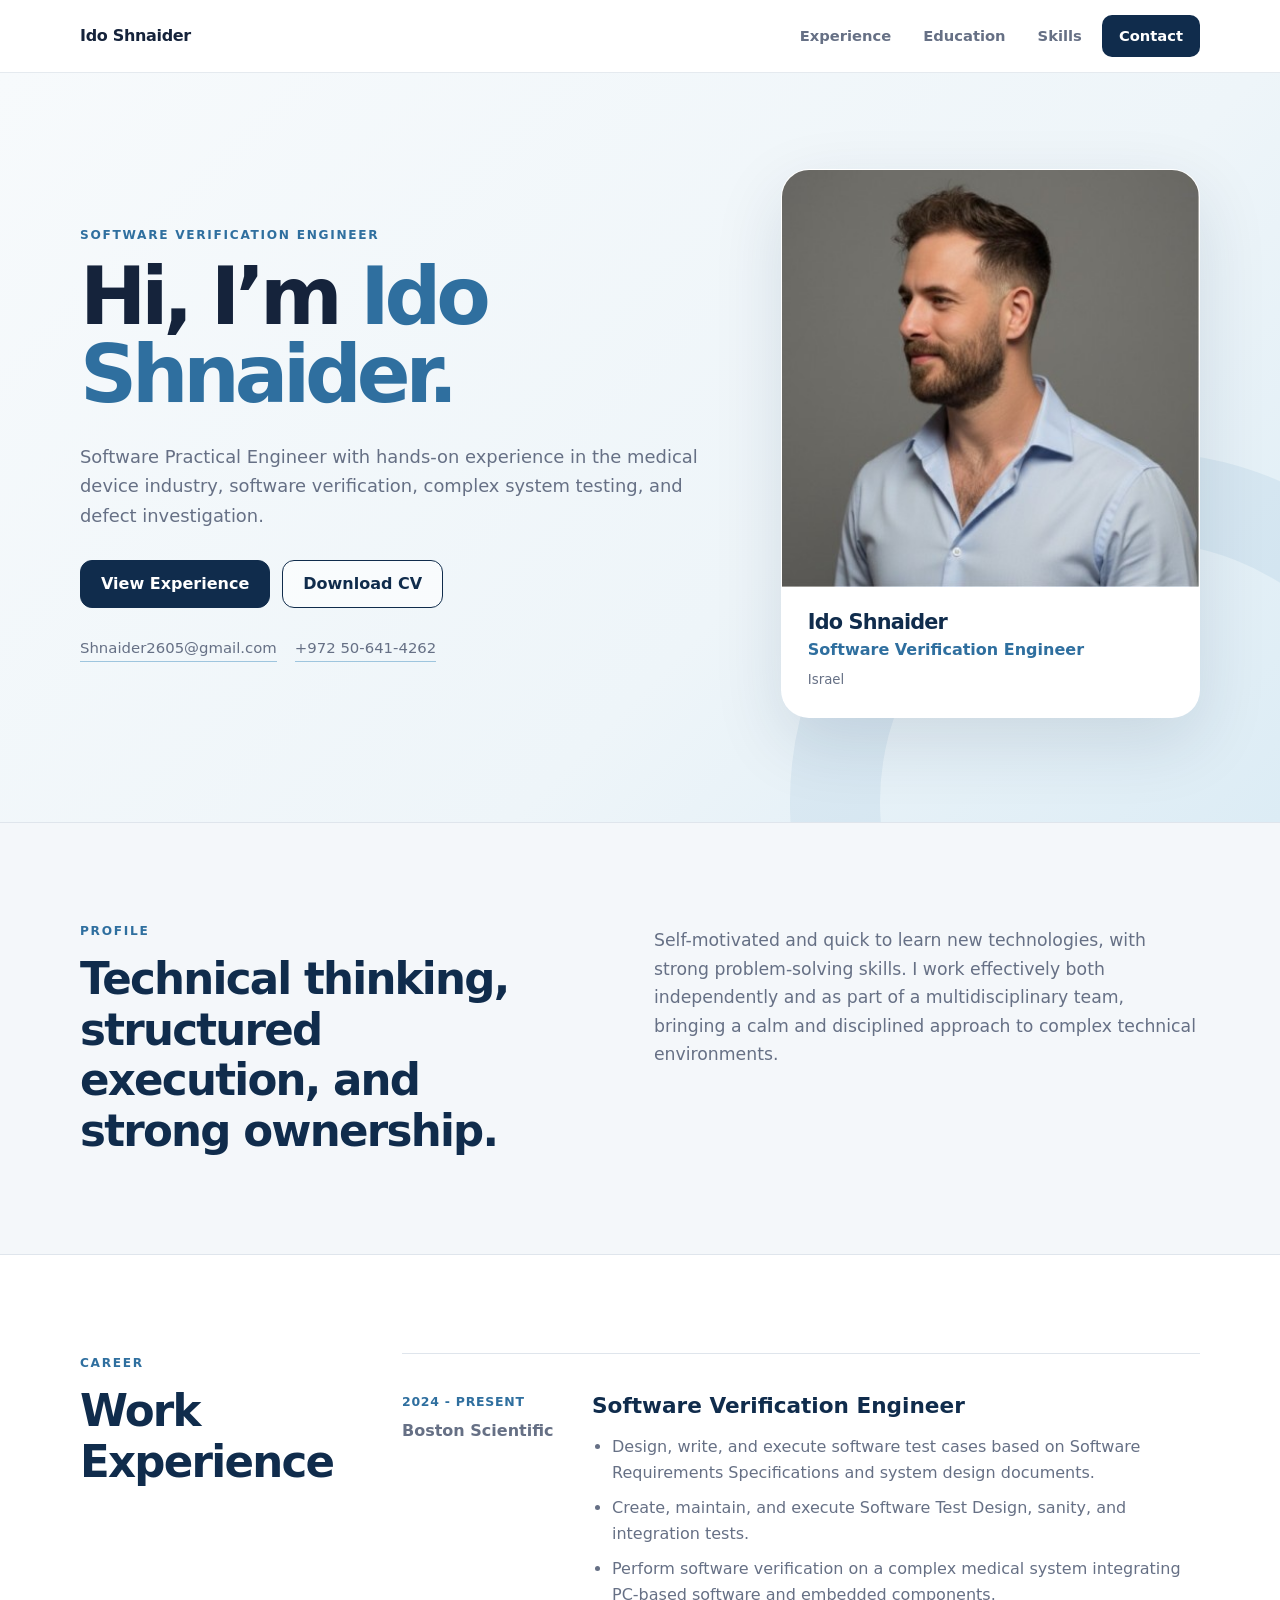
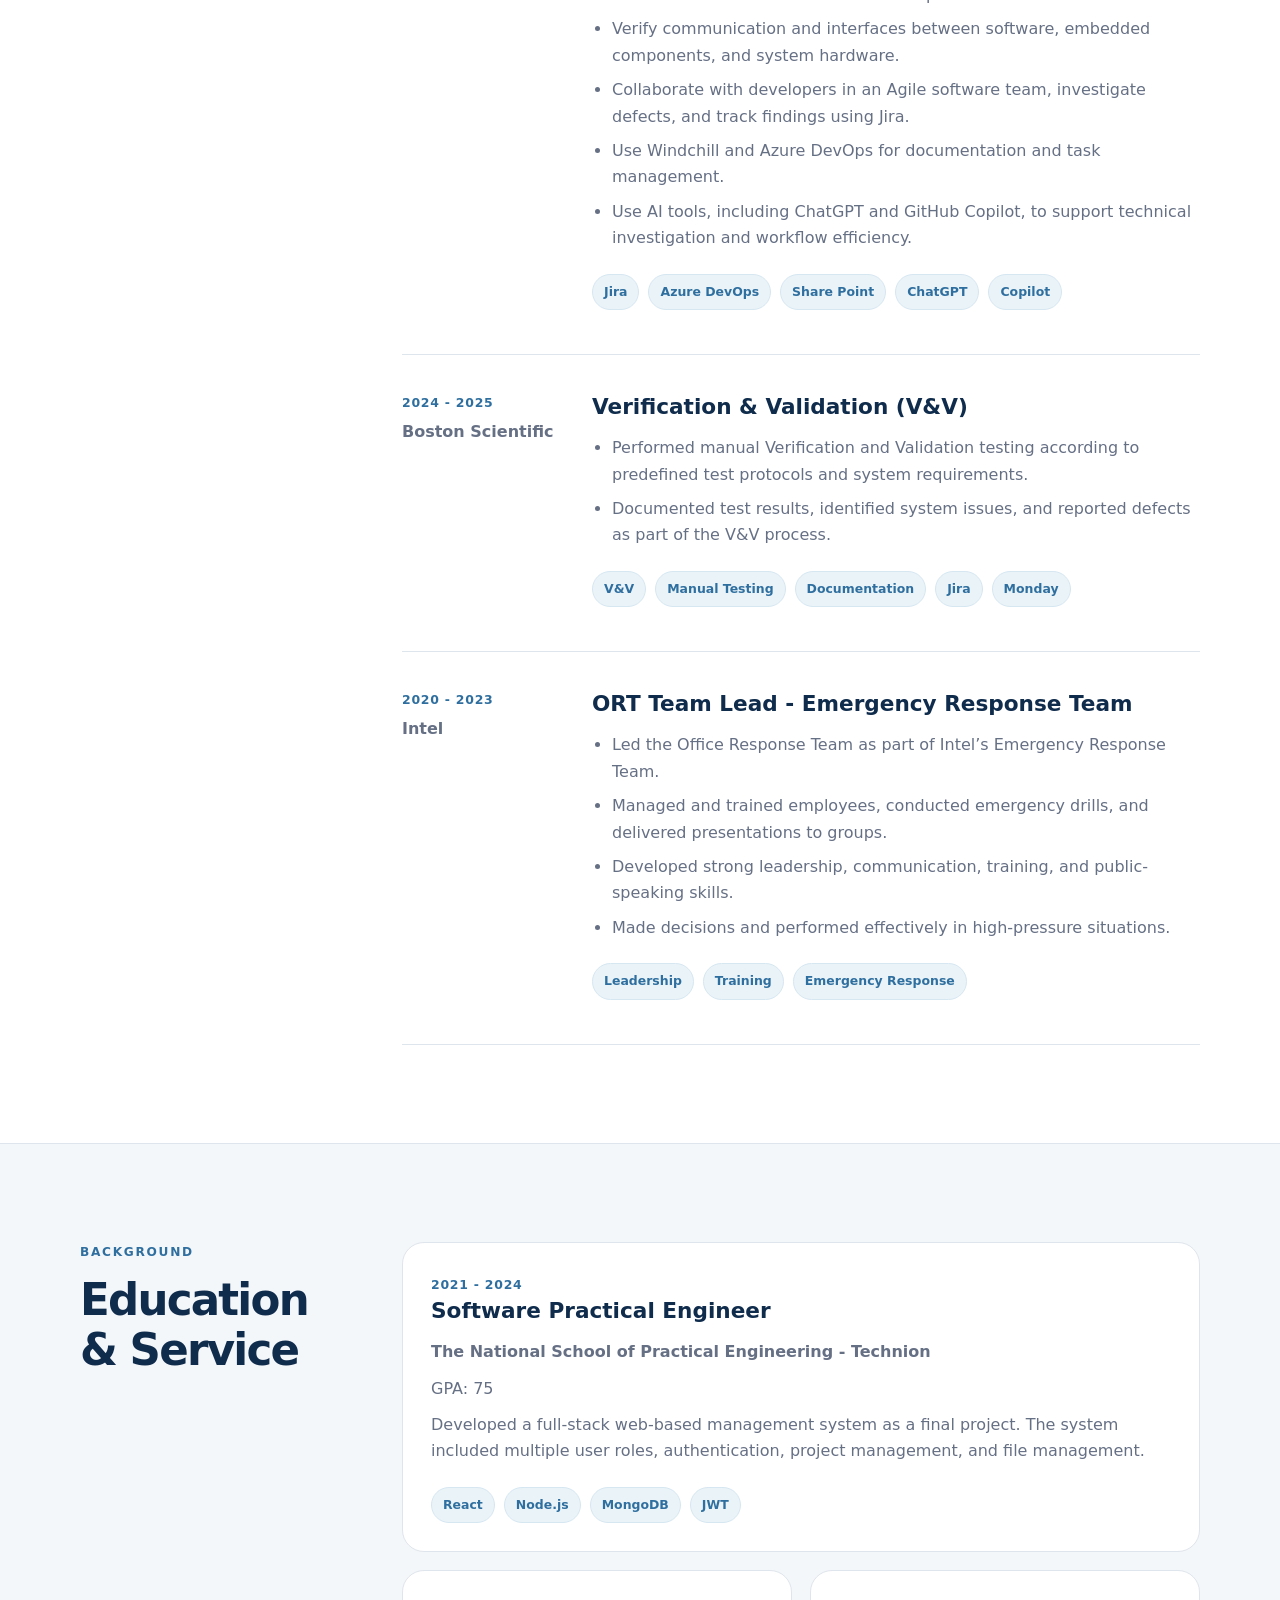
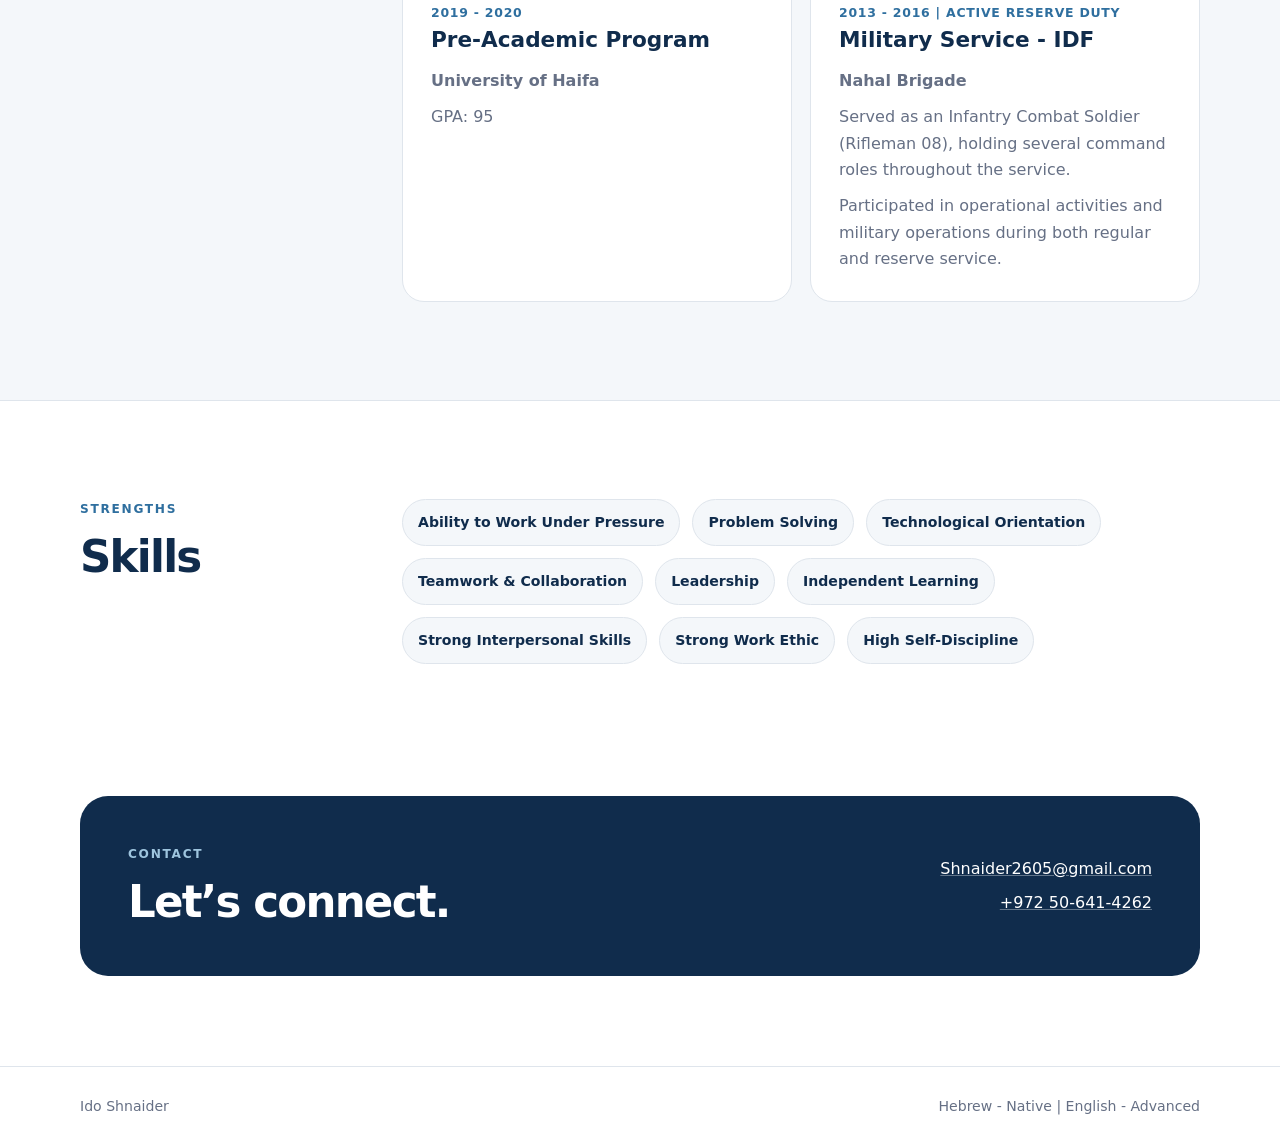
<file: index.html>
<!doctype html>
<html lang="en">
  <head>
    <meta charset="utf-8" />
    <meta name="viewport" content="width=device-width, initial-scale=1" />

    <meta
      name="description"
      content="Ido Shnaider - Software Verification Engineer"
    />

    <title>Ido Shnaider | Resume</title>

    <link rel="stylesheet" href="styles.css" />
  </head>

  <body>
    <a class="skip-link" href="#main">Skip to content</a>

    <header class="site-header">
      <div class="container nav">
        <a class="brand" href="#top">Ido Shnaider</a>

        <nav aria-label="Main navigation">
          <a href="#experience">Experience</a>
          <a href="#education">Education</a>
          <a href="#skills">Skills</a>
          <a class="contact-link" href="#contact">Contact</a>
        </nav>
      </div>
    </header>

    <main id="main">
      <!-- Hero -->
      <section class="hero" id="top">
        <div class="container hero-grid">
          <div class="hero-content">
            <p class="label">Software Verification Engineer</p>

            <h1>
              Hi, I’m
              <span>Ido Shnaider.</span>
            </h1>

            <p class="lead">
              Software Practical Engineer with hands-on experience in the
              medical device industry, software verification, complex system
              testing, and defect investigation.
            </p>

            <div class="actions">
              <a class="button primary" href="#experience"> View Experience </a>

              <a
                class="button secondary"
                href="Ido Shnaider_resume.pdf"
                download
              >
                Download CV
              </a>
            </div>

            <div class="quick-contact">
              <a href="mailto:Shnaider2605@gmail.com">
                Shnaider2605@gmail.com
              </a>

              <a href="tel:+972506414262"> +972 50-641-4262 </a>
            </div>
          </div>

          <aside class="profile" aria-label="Ido Shnaider profile">
            <img src="me.jpg" alt="Portrait of Ido Shnaider" />

            <div class="profile-content">
              <h2>Ido Shnaider</h2>
              <p>Software Verification Engineer</p>
              <small>Israel</small>
            </div>
          </aside>
        </div>
      </section>

      <!-- Profile -->
      <section class="section soft">
        <div class="container about">
          <div>
            <p class="label">Profile</p>

            <h2>
              Technical thinking, structured execution, and strong ownership.
            </h2>
          </div>

          <p>
            Self-motivated and quick to learn new technologies, with strong
            problem-solving skills. I work effectively both independently and as
            part of a multidisciplinary team, bringing a calm and disciplined
            approach to complex technical environments.
          </p>
        </div>
      </section>

      <!-- Experience -->
      <section class="section" id="experience">
        <div class="container layout">
          <header class="section-heading">
            <p class="label">Career</p>
            <h2>Work Experience</h2>
          </header>

          <div class="timeline">
            <article class="role">
              <div class="role-meta">
                <span>2024 - Present</span>
                <strong>Boston Scientific</strong>
              </div>

              <div class="role-content">
                <h3>Software Verification Engineer</h3>

                <ul>
                  <li>
                    Design, write, and execute software test cases based on
                    Software Requirements Specifications and system design
                    documents.
                  </li>

                  <li>
                    Create, maintain, and execute Software Test Design, sanity,
                    and integration tests.
                  </li>

                  <li>
                    Perform software verification on a complex medical system
                    integrating PC-based software and embedded components.
                  </li>

                  <li>
                    Verify communication and interfaces between software,
                    embedded components, and system hardware.
                  </li>

                  <li>
                    Collaborate with developers in an Agile software team,
                    investigate defects, and track findings using Jira.
                  </li>

                  <li>
                    Use Windchill and Azure DevOps for documentation and task
                    management.
                  </li>

                  <li>
                    Use AI tools, including ChatGPT and GitHub Copilot, to
                    support technical investigation and workflow efficiency.
                  </li>
                </ul>

                <div class="tags">
                  <span>Jira</span>
                  <span>Azure DevOps</span>
                  <span>Share Point</span>
                  <span>ChatGPT</span>
                  <span>Copilot</span>
                </div>
              </div>
            </article>

            <article class="role">
              <div class="role-meta">
                <span>2024 - 2025</span>
                <strong>Boston Scientific</strong>
              </div>

              <div class="role-content">
                <h3>Verification &amp; Validation (V&amp;V)</h3>

                <ul>
                  <li>
                    Performed manual Verification and Validation testing
                    according to predefined test protocols and system
                    requirements.
                  </li>

                  <li>
                    Documented test results, identified system issues, and
                    reported defects as part of the V&amp;V process.
                  </li>
                </ul>

                <div class="tags">
                  <span>V&amp;V</span>
                  <span>Manual Testing</span>
                  <span>Documentation</span>
                  <span>Jira</span>
                  <span>Monday</span>
                </div>
              </div>
            </article>

            <article class="role">
              <div class="role-meta">
                <span>2020 - 2023</span>
                <strong>Intel</strong>
              </div>

              <div class="role-content">
                <h3>ORT Team Lead - Emergency Response Team</h3>

                <ul>
                  <li>
                    Led the Office Response Team as part of Intel’s Emergency
                    Response Team.
                  </li>

                  <li>
                    Managed and trained employees, conducted emergency drills,
                    and delivered presentations to groups.
                  </li>

                  <li>
                    Developed strong leadership, communication, training, and
                    public-speaking skills.
                  </li>

                  <li>
                    Made decisions and performed effectively in high-pressure
                    situations.
                  </li>
                </ul>

                <div class="tags">
                  <span>Leadership</span>
                  <span>Training</span>
                  <span>Emergency Response</span>
                </div>
              </div>
            </article>
          </div>
        </div>
      </section>

      <!-- Education and military service -->
      <section class="section soft" id="education">
        <div class="container layout">
          <header class="section-heading">
            <p class="label">Background</p>
            <h2>Education &amp; Service</h2>
          </header>

          <div class="cards">
            <article class="card wide">
              <span class="date">2021 - 2024</span>

              <h3>Software Practical Engineer</h3>

              <strong>
                The National School of Practical Engineering - Technion
              </strong>

              <p>GPA: 75</p>

              <p>
                Developed a full-stack web-based management system as a final
                project. The system included multiple user roles,
                authentication, project management, and file management.
              </p>

              <div class="tags">
                <span>React</span>
                <span>Node.js</span>
                <span>MongoDB</span>
                <span>JWT</span>
              </div>
            </article>

            <article class="card">
              <span class="date">2019 - 2020</span>

              <h3>Pre-Academic Program</h3>

              <strong>University of Haifa</strong>

              <p>GPA: 95</p>
            </article>

            <article class="card">
              <span class="date"> 2013 - 2016 | Active Reserve Duty </span>

              <h3>Military Service - IDF</h3>

              <strong>Nahal Brigade</strong>

              <p>
                Served as an Infantry Combat Soldier (Rifleman 08), holding
                several command roles throughout the service.
              </p>

              <p>
                Participated in operational activities and military operations
                during both regular and reserve service.
              </p>
            </article>
          </div>
        </div>
      </section>

      <!-- Skills -->
      <section class="section" id="skills">
        <div class="container layout">
          <header class="section-heading">
            <p class="label">Strengths</p>
            <h2>Skills</h2>
          </header>

          <div class="skills">
            <span>Ability to Work Under Pressure</span>
            <span>Problem Solving</span>
            <span>Technological Orientation</span>
            <span>Teamwork &amp; Collaboration</span>
            <span>Leadership</span>
            <span>Independent Learning</span>
            <span>Strong Interpersonal Skills</span>
            <span>Strong Work Ethic</span>
            <span>High Self-Discipline</span>
          </div>
        </div>
      </section>

      <!-- Contact -->
      <section class="contact-section" id="contact">
        <div class="container contact-card">
          <div>
            <p class="label">Contact</p>
            <h2>Let’s connect.</h2>
          </div>

          <div class="contact-details">
            <a href="mailto:Shnaider2605@gmail.com"> Shnaider2605@gmail.com </a>

            <a href="tel:+972506414262"> +972 50-641-4262 </a>
          </div>
        </div>
      </section>
    </main>

    <footer>
      <div class="container footer-content">
        <span>Ido Shnaider</span>
        <span>Hebrew - Native | English - Advanced</span>
      </div>
    </footer>
  </body>
</html>
</file>
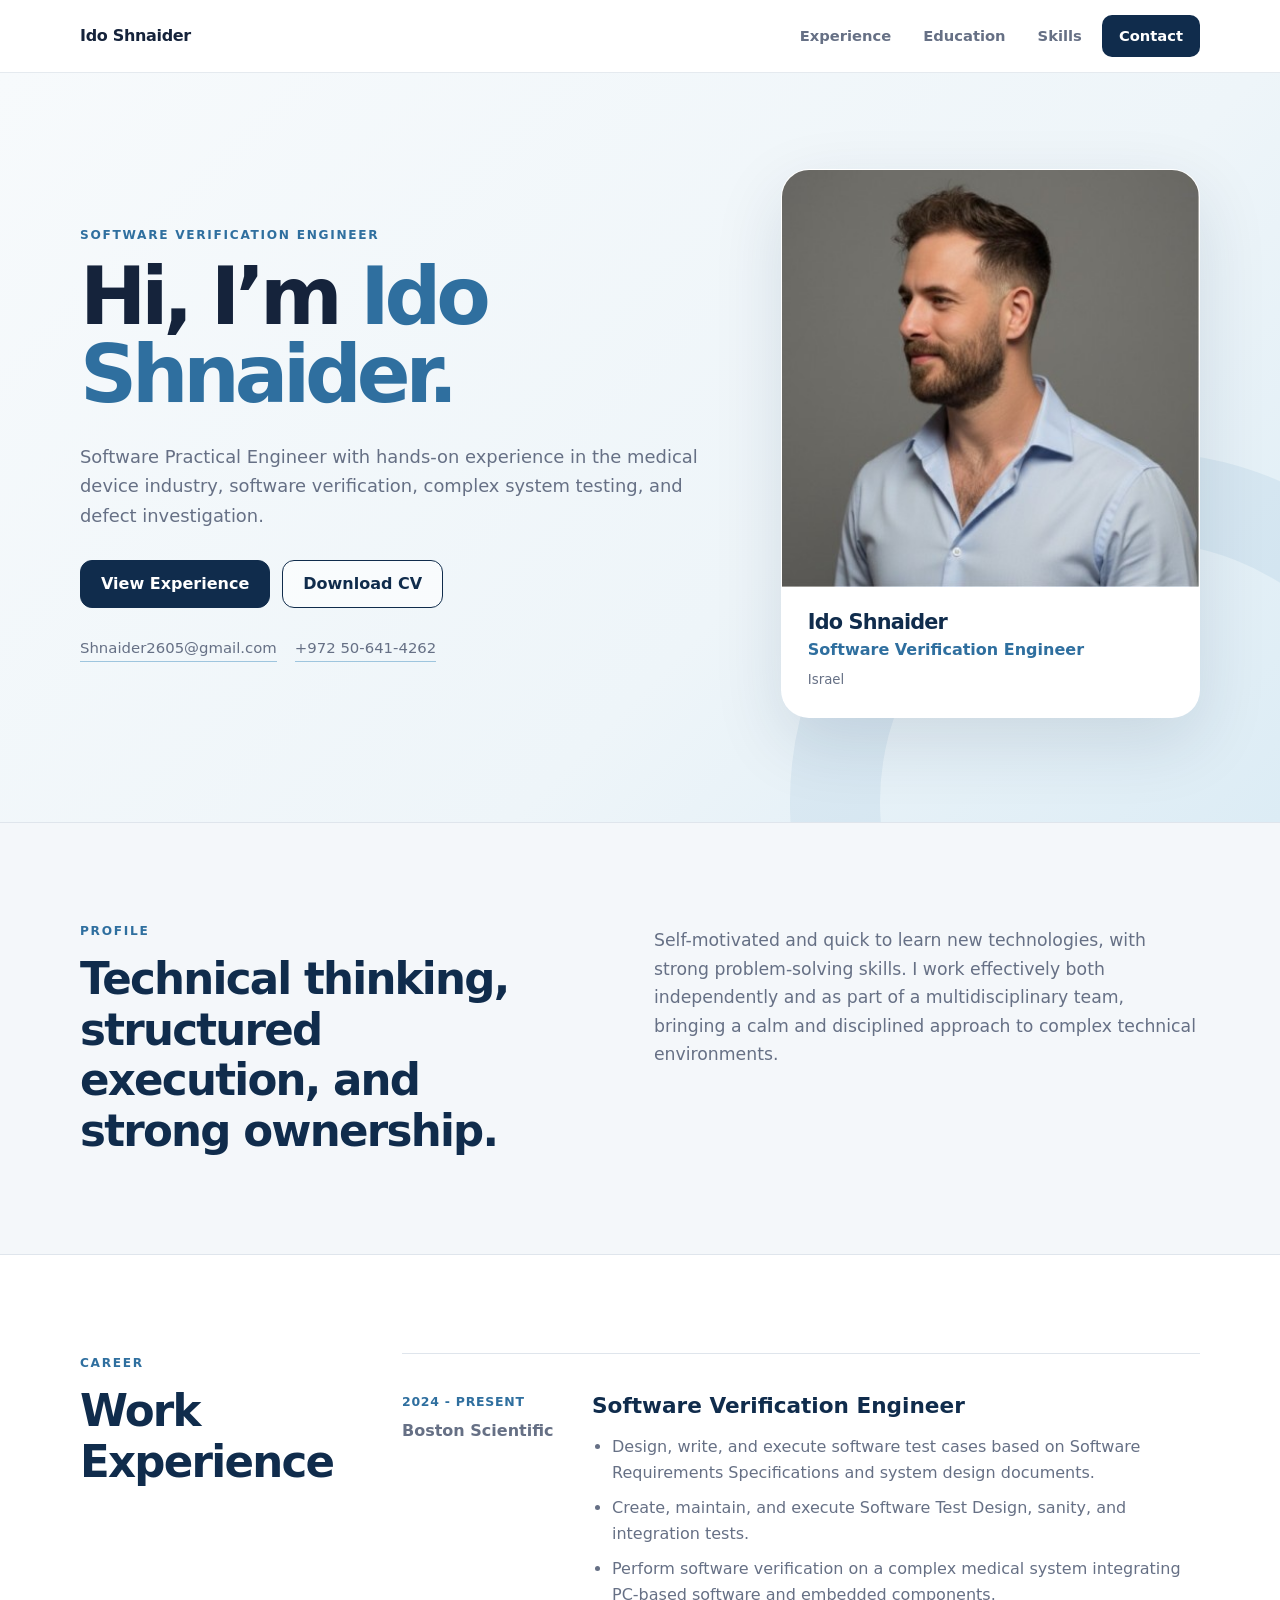
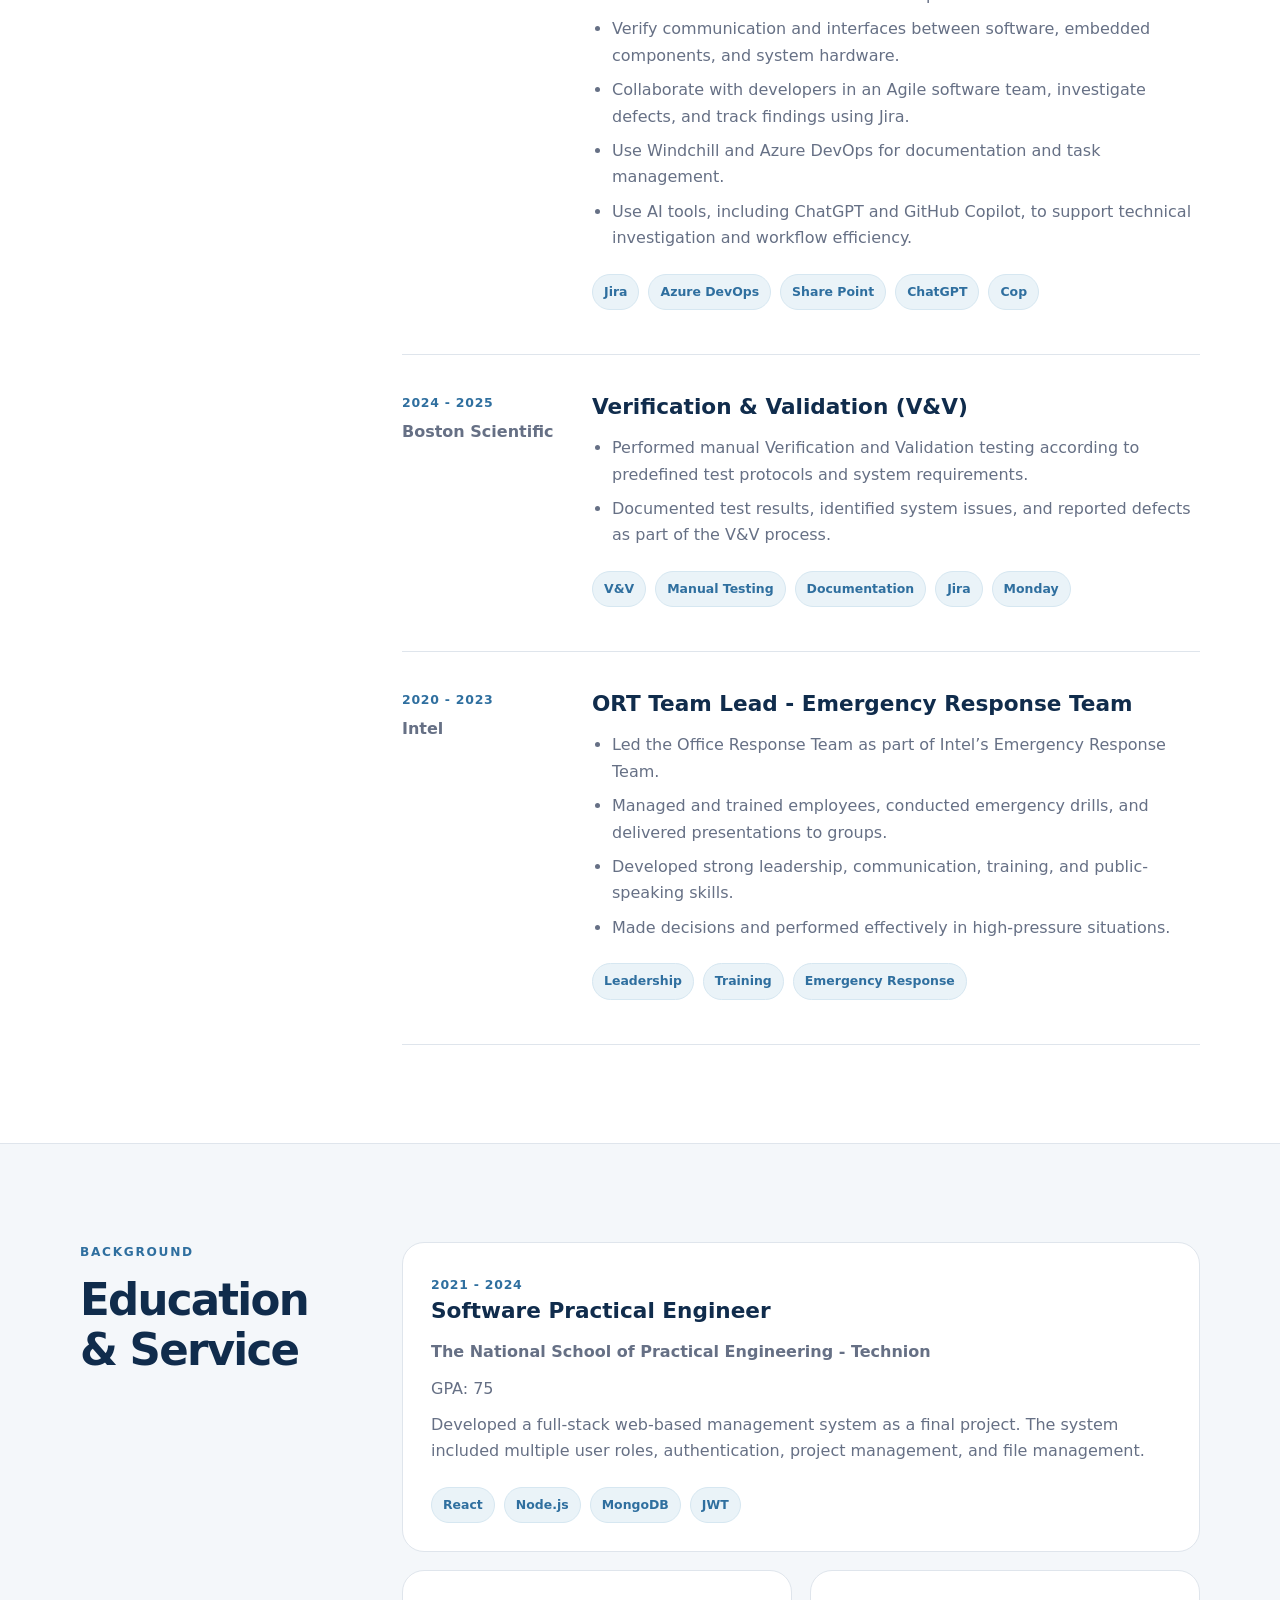
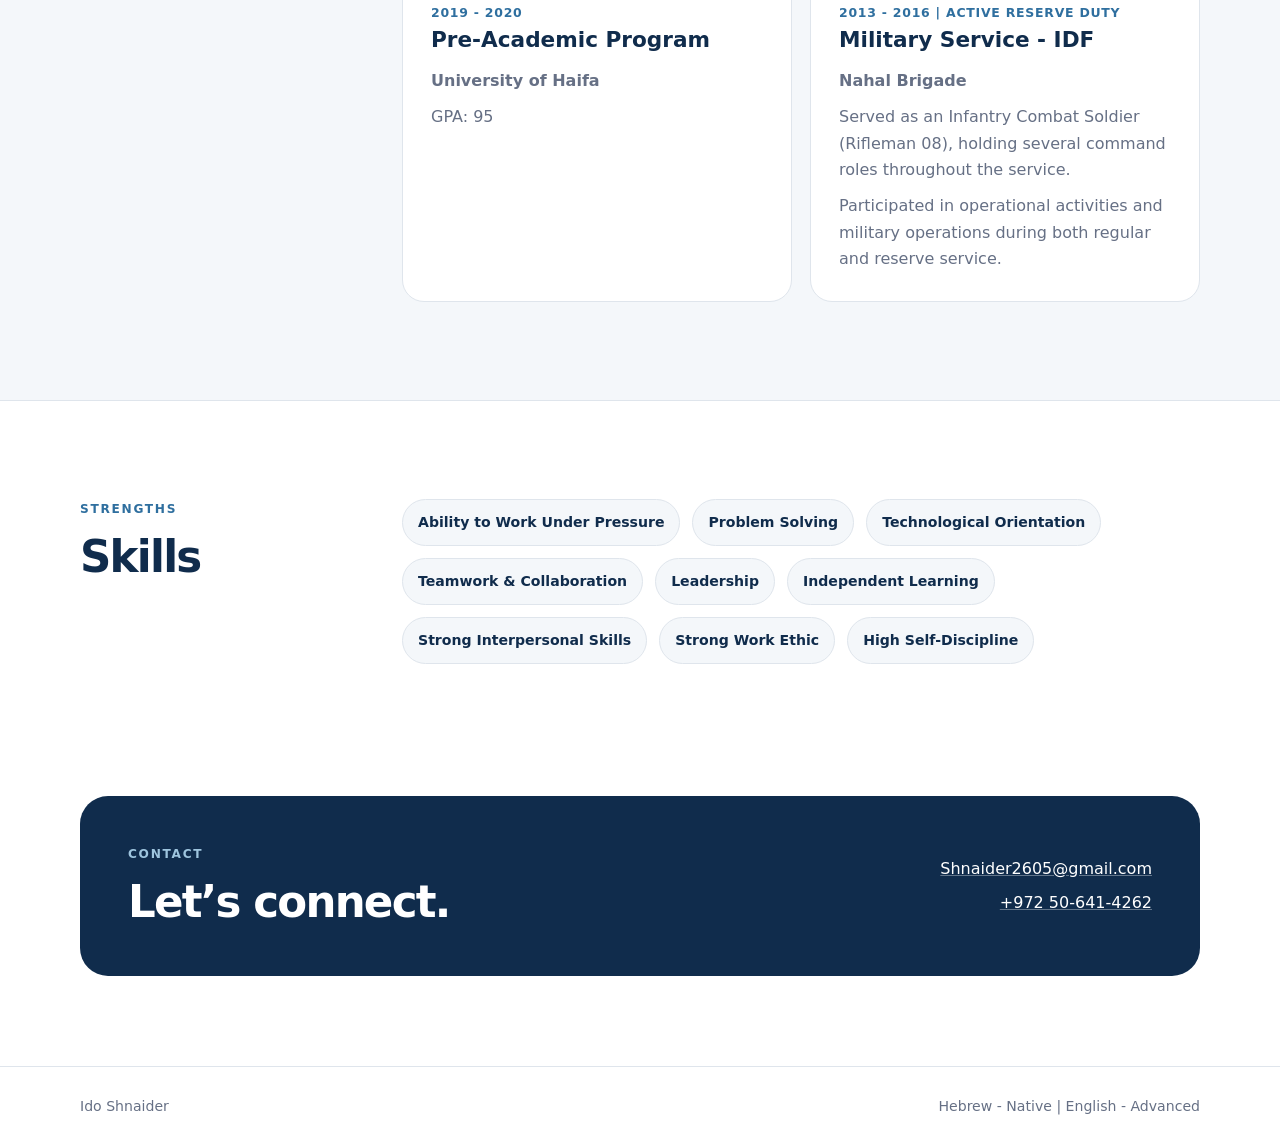
<file: Ido-Portfolio/index.html>
<!doctype html>
<html lang="en">
  <head>
    <meta charset="utf-8" />
    <meta name="viewport" content="width=device-width, initial-scale=1" />

    <meta
      name="description"
      content="Ido Shnaider - Software Verification Engineer"
    />

    <title>Ido Shnaider | Resume</title>

    <link rel="stylesheet" href="styles.css" />
  </head>

  <body>
    <a class="skip-link" href="#main">Skip to content</a>

    <header class="site-header">
      <div class="container nav">
        <a class="brand" href="#top">Ido Shnaider</a>

        <nav aria-label="Main navigation">
          <a href="#experience">Experience</a>
          <a href="#education">Education</a>
          <a href="#skills">Skills</a>
          <a class="contact-link" href="#contact">Contact</a>
        </nav>
      </div>
    </header>

    <main id="main">
      <!-- Hero -->
      <section class="hero" id="top">
        <div class="container hero-grid">
          <div class="hero-content">
            <p class="label">Software Verification Engineer</p>

            <h1>
              Hi, I’m
              <span>Ido Shnaider.</span>
            </h1>

            <p class="lead">
              Software Practical Engineer with hands-on experience in the
              medical device industry, software verification, complex system
              testing, and defect investigation.
            </p>

            <div class="actions">
              <a class="button primary" href="#experience"> View Experience </a>

              <a
                class="button secondary"
                href="Ido Shnaider_resume.pdf"
                download
              >
                Download CV
              </a>
            </div>

            <div class="quick-contact">
              <a href="mailto:Shnaider2605@gmail.com">
                Shnaider2605@gmail.com
              </a>

              <a href="tel:+972506414262"> +972 50-641-4262 </a>
            </div>
          </div>

          <aside class="profile" aria-label="Ido Shnaider profile">
            <img src="assets/me.jpg" alt="Portrait of Ido Shnaider" />

            <div class="profile-content">
              <h2>Ido Shnaider</h2>
              <p>Software Verification Engineer</p>
              <small>Israel</small>
            </div>
          </aside>
        </div>
      </section>

      <!-- Profile -->
      <section class="section soft">
        <div class="container about">
          <div>
            <p class="label">Profile</p>

            <h2>
              Technical thinking, structured execution, and strong ownership.
            </h2>
          </div>

          <p>
            Self-motivated and quick to learn new technologies, with strong
            problem-solving skills. I work effectively both independently and as
            part of a multidisciplinary team, bringing a calm and disciplined
            approach to complex technical environments.
          </p>
        </div>
      </section>

      <!-- Experience -->
      <section class="section" id="experience">
        <div class="container layout">
          <header class="section-heading">
            <p class="label">Career</p>
            <h2>Work Experience</h2>
          </header>

          <div class="timeline">
            <article class="role">
              <div class="role-meta">
                <span>2024 - Present</span>
                <strong>Boston Scientific</strong>
              </div>

              <div class="role-content">
                <h3>Software Verification Engineer</h3>

                <ul>
                  <li>
                    Design, write, and execute software test cases based on
                    Software Requirements Specifications and system design
                    documents.
                  </li>

                  <li>
                    Create, maintain, and execute Software Test Design, sanity,
                    and integration tests.
                  </li>

                  <li>
                    Perform software verification on a complex medical system
                    integrating PC-based software and embedded components.
                  </li>

                  <li>
                    Verify communication and interfaces between software,
                    embedded components, and system hardware.
                  </li>

                  <li>
                    Collaborate with developers in an Agile software team,
                    investigate defects, and track findings using Jira.
                  </li>

                  <li>
                    Use Windchill and Azure DevOps for documentation and task
                    management.
                  </li>

                  <li>
                    Use AI tools, including ChatGPT and GitHub Copilot, to
                    support technical investigation and workflow efficiency.
                  </li>
                </ul>

                <div class="tags">
                  <span>Jira</span>
                  <span>Azure DevOps</span>
                  <span>Share Point</span>
                  <span>ChatGPT</span>
                  <span>Cop</span>
                </div>
              </div>
            </article>

            <article class="role">
              <div class="role-meta">
                <span>2024 - 2025</span>
                <strong>Boston Scientific</strong>
              </div>

              <div class="role-content">
                <h3>Verification &amp; Validation (V&amp;V)</h3>

                <ul>
                  <li>
                    Performed manual Verification and Validation testing
                    according to predefined test protocols and system
                    requirements.
                  </li>

                  <li>
                    Documented test results, identified system issues, and
                    reported defects as part of the V&amp;V process.
                  </li>
                </ul>

                <div class="tags">
                  <span>V&amp;V</span>
                  <span>Manual Testing</span>
                  <span>Documentation</span>
                  <span>Jira</span>
                  <span>Monday</span>
                </div>
              </div>
            </article>

            <article class="role">
              <div class="role-meta">
                <span>2020 - 2023</span>
                <strong>Intel</strong>
              </div>

              <div class="role-content">
                <h3>ORT Team Lead - Emergency Response Team</h3>

                <ul>
                  <li>
                    Led the Office Response Team as part of Intel’s Emergency
                    Response Team.
                  </li>

                  <li>
                    Managed and trained employees, conducted emergency drills,
                    and delivered presentations to groups.
                  </li>

                  <li>
                    Developed strong leadership, communication, training, and
                    public-speaking skills.
                  </li>

                  <li>
                    Made decisions and performed effectively in high-pressure
                    situations.
                  </li>
                </ul>

                <div class="tags">
                  <span>Leadership</span>
                  <span>Training</span>
                  <span>Emergency Response</span>
                </div>
              </div>
            </article>
          </div>
        </div>
      </section>

      <!-- Education and military service -->
      <section class="section soft" id="education">
        <div class="container layout">
          <header class="section-heading">
            <p class="label">Background</p>
            <h2>Education &amp; Service</h2>
          </header>

          <div class="cards">
            <article class="card wide">
              <span class="date">2021 - 2024</span>

              <h3>Software Practical Engineer</h3>

              <strong>
                The National School of Practical Engineering - Technion
              </strong>

              <p>GPA: 75</p>

              <p>
                Developed a full-stack web-based management system as a final
                project. The system included multiple user roles,
                authentication, project management, and file management.
              </p>

              <div class="tags">
                <span>React</span>
                <span>Node.js</span>
                <span>MongoDB</span>
                <span>JWT</span>
              </div>
            </article>

            <article class="card">
              <span class="date">2019 - 2020</span>

              <h3>Pre-Academic Program</h3>

              <strong>University of Haifa</strong>

              <p>GPA: 95</p>
            </article>

            <article class="card">
              <span class="date"> 2013 - 2016 | Active Reserve Duty </span>

              <h3>Military Service - IDF</h3>

              <strong>Nahal Brigade</strong>

              <p>
                Served as an Infantry Combat Soldier (Rifleman 08), holding
                several command roles throughout the service.
              </p>

              <p>
                Participated in operational activities and military operations
                during both regular and reserve service.
              </p>
            </article>
          </div>
        </div>
      </section>

      <!-- Skills -->
      <section class="section" id="skills">
        <div class="container layout">
          <header class="section-heading">
            <p class="label">Strengths</p>
            <h2>Skills</h2>
          </header>

          <div class="skills">
            <span>Ability to Work Under Pressure</span>
            <span>Problem Solving</span>
            <span>Technological Orientation</span>
            <span>Teamwork &amp; Collaboration</span>
            <span>Leadership</span>
            <span>Independent Learning</span>
            <span>Strong Interpersonal Skills</span>
            <span>Strong Work Ethic</span>
            <span>High Self-Discipline</span>
          </div>
        </div>
      </section>

      <!-- Contact -->
      <section class="contact-section" id="contact">
        <div class="container contact-card">
          <div>
            <p class="label">Contact</p>
            <h2>Let’s connect.</h2>
          </div>

          <div class="contact-details">
            <a href="mailto:Shnaider2605@gmail.com"> Shnaider2605@gmail.com </a>

            <a href="tel:+972506414262"> +972 50-641-4262 </a>
          </div>
        </div>
      </section>
    </main>

    <footer>
      <div class="container footer-content">
        <span>Ido Shnaider</span>
        <span>Hebrew - Native | English - Advanced</span>
      </div>
    </footer>
  </body>
</html>
</file>
<file: styles.css>
/* =========================
   Variables
========================= */

:root {
  --ink: #15233b;
  --muted: #667085;
  --line: #dfe5ec;
  --paper: #ffffff;
  --soft: #f4f7fa;
  --navy: #102c4c;
  --blue: #2f6f9f;
  --accent: #9ec5de;

  --radius: 22px;
  --shadow: 0 24px 70px rgba(16, 44, 76, 0.12);
  --container: 1120px;
}

/* =========================
   Base
========================= */

* {
  box-sizing: border-box;
}

html {
  scroll-behavior: smooth;
}

body {
  margin: 0;
  color: var(--ink);
  background: var(--paper);
  font-family:
    Inter,
    ui-sans-serif,
    system-ui,
    -apple-system,
    BlinkMacSystemFont,
    "Segoe UI",
    sans-serif;
  line-height: 1.65;
}

a {
  color: inherit;
}

img {
  display: block;
  max-width: 100%;
}

.container {
  width: min(calc(100% - 40px), var(--container));
  margin-inline: auto;
}

.skip-link {
  position: fixed;
  top: -60px;
  left: 16px;
  z-index: 20;
  padding: 10px 14px;
  color: white;
  background: var(--navy);
}

.skip-link:focus {
  top: 12px;
}

/* =========================
   Header
========================= */

.site-header {
  position: sticky;
  top: 0;
  z-index: 10;
  background: rgba(255, 255, 255, 0.9);
  backdrop-filter: blur(14px);
  border-bottom: 1px solid rgba(223, 229, 236, 0.8);
}

.nav {
  min-height: 72px;
  display: flex;
  justify-content: space-between;
  align-items: center;
  gap: 30px;
}

.brand {
  text-decoration: none;
  font-weight: 800;
  letter-spacing: -0.02em;
}

.nav nav {
  display: flex;
  align-items: center;
  gap: 8px;
}

.nav nav a {
  padding: 9px 12px;
  color: var(--muted);
  text-decoration: none;
  font-size: 0.92rem;
  font-weight: 650;
  border-radius: 10px;
  transition:
    color 0.2s,
    background 0.2s;
}

.nav nav a:hover {
  color: var(--navy);
  background: var(--soft);
}

.nav nav .contact-link {
  padding-inline: 17px;
  color: white;
  background: var(--navy);
}

.nav nav .contact-link:hover {
  color: white;
  background: var(--blue);
}

/* =========================
   Hero
========================= */

.hero {
  position: relative;
  overflow: hidden;
  padding: 96px 0 104px;
  background: linear-gradient(135deg, #f7fafc 0%, #eef5f9 62%, #dcecf5 100%);
}

.hero::after {
  content: "";
  position: absolute;
  right: -210px;
  bottom: -330px;
  width: 520px;
  height: 520px;
  border: 90px solid rgba(47, 111, 159, 0.08);
  border-radius: 50%;
}

.hero-grid {
  position: relative;
  z-index: 1;
  display: grid;
  grid-template-columns:
    minmax(0, 1.2fr)
    minmax(300px, 0.8fr);
  gap: 72px;
  align-items: center;
}

.label {
  margin: 0 0 13px;
  color: var(--blue);
  font-size: 0.76rem;
  font-weight: 850;
  letter-spacing: 0.14em;
  text-transform: uppercase;
}

h1 {
  max-width: 760px;
  margin: 0;
  font-size: clamp(3rem, 6.2vw, 5.6rem);
  line-height: 0.98;
  letter-spacing: -0.065em;
}

h1 span {
  color: var(--blue);
}

.lead {
  max-width: 690px;
  margin: 28px 0 30px;
  color: var(--muted);
  font-size: 1.12rem;
}

.actions {
  display: flex;
  flex-wrap: wrap;
  gap: 12px;
}

.button {
  min-height: 48px;
  display: inline-flex;
  align-items: center;
  justify-content: center;
  padding: 0 20px;
  border: 1px solid var(--navy);
  border-radius: 12px;
  text-decoration: none;
  font-weight: 750;
  transition:
    transform 0.2s,
    box-shadow 0.2s;
}

.button.primary {
  color: white;
  background: var(--navy);
}

.button.secondary {
  color: var(--navy);
  background: rgba(255, 255, 255, 0.6);
}

.button:hover {
  transform: translateY(-2px);
  box-shadow: 0 10px 24px rgba(16, 44, 76, 0.12);
}

.quick-contact {
  display: flex;
  flex-wrap: wrap;
  gap: 18px;
  margin-top: 28px;
  color: var(--muted);
  font-size: 0.93rem;
}

.quick-contact a {
  text-decoration: none;
  border-bottom: 1px solid var(--accent);
}

/* =========================
   Profile Card
========================= */

.profile {
  overflow: hidden;
  background: white;
  border: 1px solid rgba(255, 255, 255, 0.9);
  border-radius: 28px;
  box-shadow: var(--shadow);
}

.profile img {
  width: 100%;
  aspect-ratio: 1 / 1;
  object-fit: cover;
  object-position: center 26%;
}

.profile-content {
  padding: 23px 26px 25px;
}

.profile h2 {
  margin: 0;
  font-size: 1.3rem;
}

.profile p {
  margin: 3px 0 2px;
  color: var(--blue);
  font-weight: 650;
}

.profile small {
  color: var(--muted);
}

/* =========================
   General Sections
========================= */

.section {
  padding: 98px 0;
  scroll-margin-top: 72px;
}

.soft {
  background: var(--soft);
  border-top: 1px solid var(--line);
  border-bottom: 1px solid var(--line);
}

h2 {
  margin: 0;
  color: var(--navy);
  font-size: clamp(2rem, 3.4vw, 3rem);
  line-height: 1.16;
  letter-spacing: -0.04em;
}

.about {
  display: grid;
  grid-template-columns: 0.95fr 1.05fr;
  gap: 80px;
  align-items: start;
}

.about > p {
  margin: 5px 0 0;
  color: var(--muted);
  font-size: 1.08rem;
}

.layout {
  display: grid;
  grid-template-columns: 250px minmax(0, 1fr);
  gap: 72px;
}

.section-heading {
  position: sticky;
  top: 108px;
  align-self: start;
}

/* =========================
   Experience
========================= */

.timeline {
  border-top: 1px solid var(--line);
}

.role {
  display: grid;
  grid-template-columns: 160px 1fr;
  gap: 30px;
  padding: 38px 0 44px;
  border-bottom: 1px solid var(--line);
}

.role-meta {
  display: flex;
  flex-direction: column;
  gap: 5px;
}

.role-meta span,
.date {
  color: var(--blue);
  font-size: 0.78rem;
  font-weight: 850;
  letter-spacing: 0.06em;
  text-transform: uppercase;
}

.role-meta strong,
.card strong {
  color: var(--muted);
}

.role-content h3,
.card h3 {
  margin: 0 0 14px;
  color: var(--navy);
  font-size: 1.35rem;
  line-height: 1.3;
}

.role-content ul {
  margin: 0;
  padding-left: 20px;
  color: var(--muted);
}

.role-content li + li {
  margin-top: 8px;
}

.tags {
  display: flex;
  flex-wrap: wrap;
  gap: 9px;
  margin-top: 22px;
}

.tags span {
  padding: 7px 11px;
  color: var(--blue);
  background: #eaf3f8;
  border: 1px solid #d6e7f1;
  border-radius: 999px;
  font-size: 0.78rem;
  font-weight: 750;
}

/* =========================
   Education and Service
========================= */

.cards {
  display: grid;
  grid-template-columns: repeat(2, minmax(0, 1fr));
  gap: 18px;
}

.card {
  padding: 28px;
  background: white;
  border: 1px solid var(--line);
  border-radius: var(--radius);
}

.card.wide {
  grid-column: 1 / -1;
}

.card p {
  margin: 10px 0 0;
  color: var(--muted);
}

/* =========================
   Skills
========================= */

.skills {
  display: flex;
  flex-wrap: wrap;
  gap: 12px;
}

.skills span {
  padding: 11px 15px;
  color: var(--navy);
  background: var(--soft);
  border: 1px solid var(--line);
  border-radius: 999px;
  font-size: 0.88rem;
  font-weight: 750;
}

/* =========================
   Contact
========================= */

.contact-section {
  padding: 34px 0 90px;
}

.contact-card {
  display: flex;
  justify-content: space-between;
  align-items: center;
  gap: 40px;
  padding: 48px;
  color: white;
  background: var(--navy);
  border-radius: 28px;
}

.contact-card h2 {
  color: white;
}

.contact-card p:not(.label) {
  margin: 10px 0 0;
  color: rgba(255, 255, 255, 0.7);
}

.contact-card .label {
  color: var(--accent);
}

.contact-details {
  display: flex;
  flex-direction: column;
  gap: 8px;
  text-align: right;
}

.contact-details a {
  color: white;
  text-decoration-color: rgba(255, 255, 255, 0.35);
}

/* =========================
   Footer
========================= */

footer {
  padding: 28px 0;
  color: var(--muted);
  border-top: 1px solid var(--line);
  font-size: 0.88rem;
}

.footer-content {
  display: flex;
  justify-content: space-between;
  gap: 20px;
}

/* =========================
   Tablet
========================= */

@media (max-width: 900px) {
  .hero {
    padding-top: 72px;
  }

  .hero-grid {
    grid-template-columns: 1fr;
    gap: 42px;
  }

  .profile {
    max-width: 480px;
  }

  .about,
  .layout {
    grid-template-columns: 1fr;
    gap: 38px;
  }

  .section-heading {
    position: static;
  }
}

/* =========================
   Mobile
========================= */

@media (max-width: 680px) {
  .container {
    width: min(calc(100% - 28px), var(--container));
  }

  .site-header {
    position: static;
  }

  .nav {
    min-height: 64px;
  }

  .nav nav a:not(.contact-link) {
    display: none;
  }

  .hero {
    padding: 58px 0 66px;
  }

  h1 {
    font-size: clamp(2.8rem, 15vw, 4.2rem);
  }

  .section {
    padding: 70px 0;
  }

  .role {
    grid-template-columns: 1fr;
    gap: 18px;
  }

  .role-meta {
    flex-direction: row;
    justify-content: space-between;
  }

  .cards {
    grid-template-columns: 1fr;
  }

  .card.wide {
    grid-column: auto;
  }

  .contact-card,
  .footer-content {
    flex-direction: column;
    align-items: flex-start;
  }

  .contact-card {
    padding: 34px 26px;
  }

  .contact-details {
    text-align: left;
  }
}

/* =========================
   Print
========================= */

@media print {
  .site-header,
  .actions {
    display: none;
  }

  .hero,
  .section {
    padding: 36px 0;
  }

  .hero-grid,
  .layout,
  .about {
    grid-template-columns: 1fr;
    gap: 24px;
  }

  .profile {
    max-width: 260px;
    box-shadow: none;
  }

  .section-heading {
    position: static;
  }
}
</file>
<file: Ido-Portfolio/styles.css>
/* =========================
   Variables
========================= */

:root {
  --ink: #15233b;
  --muted: #667085;
  --line: #dfe5ec;
  --paper: #ffffff;
  --soft: #f4f7fa;
  --navy: #102c4c;
  --blue: #2f6f9f;
  --accent: #9ec5de;

  --radius: 22px;
  --shadow: 0 24px 70px rgba(16, 44, 76, 0.12);
  --container: 1120px;
}

/* =========================
   Base
========================= */

* {
  box-sizing: border-box;
}

html {
  scroll-behavior: smooth;
}

body {
  margin: 0;
  color: var(--ink);
  background: var(--paper);
  font-family:
    Inter,
    ui-sans-serif,
    system-ui,
    -apple-system,
    BlinkMacSystemFont,
    "Segoe UI",
    sans-serif;
  line-height: 1.65;
}

a {
  color: inherit;
}

img {
  display: block;
  max-width: 100%;
}

.container {
  width: min(calc(100% - 40px), var(--container));
  margin-inline: auto;
}

.skip-link {
  position: fixed;
  top: -60px;
  left: 16px;
  z-index: 20;
  padding: 10px 14px;
  color: white;
  background: var(--navy);
}

.skip-link:focus {
  top: 12px;
}

/* =========================
   Header
========================= */

.site-header {
  position: sticky;
  top: 0;
  z-index: 10;
  background: rgba(255, 255, 255, 0.9);
  backdrop-filter: blur(14px);
  border-bottom: 1px solid rgba(223, 229, 236, 0.8);
}

.nav {
  min-height: 72px;
  display: flex;
  justify-content: space-between;
  align-items: center;
  gap: 30px;
}

.brand {
  text-decoration: none;
  font-weight: 800;
  letter-spacing: -0.02em;
}

.nav nav {
  display: flex;
  align-items: center;
  gap: 8px;
}

.nav nav a {
  padding: 9px 12px;
  color: var(--muted);
  text-decoration: none;
  font-size: 0.92rem;
  font-weight: 650;
  border-radius: 10px;
  transition:
    color 0.2s,
    background 0.2s;
}

.nav nav a:hover {
  color: var(--navy);
  background: var(--soft);
}

.nav nav .contact-link {
  padding-inline: 17px;
  color: white;
  background: var(--navy);
}

.nav nav .contact-link:hover {
  color: white;
  background: var(--blue);
}

/* =========================
   Hero
========================= */

.hero {
  position: relative;
  overflow: hidden;
  padding: 96px 0 104px;
  background: linear-gradient(135deg, #f7fafc 0%, #eef5f9 62%, #dcecf5 100%);
}

.hero::after {
  content: "";
  position: absolute;
  right: -210px;
  bottom: -330px;
  width: 520px;
  height: 520px;
  border: 90px solid rgba(47, 111, 159, 0.08);
  border-radius: 50%;
}

.hero-grid {
  position: relative;
  z-index: 1;
  display: grid;
  grid-template-columns:
    minmax(0, 1.2fr)
    minmax(300px, 0.8fr);
  gap: 72px;
  align-items: center;
}

.label {
  margin: 0 0 13px;
  color: var(--blue);
  font-size: 0.76rem;
  font-weight: 850;
  letter-spacing: 0.14em;
  text-transform: uppercase;
}

h1 {
  max-width: 760px;
  margin: 0;
  font-size: clamp(3rem, 6.2vw, 5.6rem);
  line-height: 0.98;
  letter-spacing: -0.065em;
}

h1 span {
  color: var(--blue);
}

.lead {
  max-width: 690px;
  margin: 28px 0 30px;
  color: var(--muted);
  font-size: 1.12rem;
}

.actions {
  display: flex;
  flex-wrap: wrap;
  gap: 12px;
}

.button {
  min-height: 48px;
  display: inline-flex;
  align-items: center;
  justify-content: center;
  padding: 0 20px;
  border: 1px solid var(--navy);
  border-radius: 12px;
  text-decoration: none;
  font-weight: 750;
  transition:
    transform 0.2s,
    box-shadow 0.2s;
}

.button.primary {
  color: white;
  background: var(--navy);
}

.button.secondary {
  color: var(--navy);
  background: rgba(255, 255, 255, 0.6);
}

.button:hover {
  transform: translateY(-2px);
  box-shadow: 0 10px 24px rgba(16, 44, 76, 0.12);
}

.quick-contact {
  display: flex;
  flex-wrap: wrap;
  gap: 18px;
  margin-top: 28px;
  color: var(--muted);
  font-size: 0.93rem;
}

.quick-contact a {
  text-decoration: none;
  border-bottom: 1px solid var(--accent);
}

/* =========================
   Profile Card
========================= */

.profile {
  overflow: hidden;
  background: white;
  border: 1px solid rgba(255, 255, 255, 0.9);
  border-radius: 28px;
  box-shadow: var(--shadow);
}

.profile img {
  width: 100%;
  aspect-ratio: 1 / 1;
  object-fit: cover;
  object-position: center 26%;
}

.profile-content {
  padding: 23px 26px 25px;
}

.profile h2 {
  margin: 0;
  font-size: 1.3rem;
}

.profile p {
  margin: 3px 0 2px;
  color: var(--blue);
  font-weight: 650;
}

.profile small {
  color: var(--muted);
}

/* =========================
   General Sections
========================= */

.section {
  padding: 98px 0;
  scroll-margin-top: 72px;
}

.soft {
  background: var(--soft);
  border-top: 1px solid var(--line);
  border-bottom: 1px solid var(--line);
}

h2 {
  margin: 0;
  color: var(--navy);
  font-size: clamp(2rem, 3.4vw, 3rem);
  line-height: 1.16;
  letter-spacing: -0.04em;
}

.about {
  display: grid;
  grid-template-columns: 0.95fr 1.05fr;
  gap: 80px;
  align-items: start;
}

.about > p {
  margin: 5px 0 0;
  color: var(--muted);
  font-size: 1.08rem;
}

.layout {
  display: grid;
  grid-template-columns: 250px minmax(0, 1fr);
  gap: 72px;
}

.section-heading {
  position: sticky;
  top: 108px;
  align-self: start;
}

/* =========================
   Experience
========================= */

.timeline {
  border-top: 1px solid var(--line);
}

.role {
  display: grid;
  grid-template-columns: 160px 1fr;
  gap: 30px;
  padding: 38px 0 44px;
  border-bottom: 1px solid var(--line);
}

.role-meta {
  display: flex;
  flex-direction: column;
  gap: 5px;
}

.role-meta span,
.date {
  color: var(--blue);
  font-size: 0.78rem;
  font-weight: 850;
  letter-spacing: 0.06em;
  text-transform: uppercase;
}

.role-meta strong,
.card strong {
  color: var(--muted);
}

.role-content h3,
.card h3 {
  margin: 0 0 14px;
  color: var(--navy);
  font-size: 1.35rem;
  line-height: 1.3;
}

.role-content ul {
  margin: 0;
  padding-left: 20px;
  color: var(--muted);
}

.role-content li + li {
  margin-top: 8px;
}

.tags {
  display: flex;
  flex-wrap: wrap;
  gap: 9px;
  margin-top: 22px;
}

.tags span {
  padding: 7px 11px;
  color: var(--blue);
  background: #eaf3f8;
  border: 1px solid #d6e7f1;
  border-radius: 999px;
  font-size: 0.78rem;
  font-weight: 750;
}

/* =========================
   Education and Service
========================= */

.cards {
  display: grid;
  grid-template-columns: repeat(2, minmax(0, 1fr));
  gap: 18px;
}

.card {
  padding: 28px;
  background: white;
  border: 1px solid var(--line);
  border-radius: var(--radius);
}

.card.wide {
  grid-column: 1 / -1;
}

.card p {
  margin: 10px 0 0;
  color: var(--muted);
}

/* =========================
   Skills
========================= */

.skills {
  display: flex;
  flex-wrap: wrap;
  gap: 12px;
}

.skills span {
  padding: 11px 15px;
  color: var(--navy);
  background: var(--soft);
  border: 1px solid var(--line);
  border-radius: 999px;
  font-size: 0.88rem;
  font-weight: 750;
}

/* =========================
   Contact
========================= */

.contact-section {
  padding: 34px 0 90px;
}

.contact-card {
  display: flex;
  justify-content: space-between;
  align-items: center;
  gap: 40px;
  padding: 48px;
  color: white;
  background: var(--navy);
  border-radius: 28px;
}

.contact-card h2 {
  color: white;
}

.contact-card p:not(.label) {
  margin: 10px 0 0;
  color: rgba(255, 255, 255, 0.7);
}

.contact-card .label {
  color: var(--accent);
}

.contact-details {
  display: flex;
  flex-direction: column;
  gap: 8px;
  text-align: right;
}

.contact-details a {
  color: white;
  text-decoration-color: rgba(255, 255, 255, 0.35);
}

/* =========================
   Footer
========================= */

footer {
  padding: 28px 0;
  color: var(--muted);
  border-top: 1px solid var(--line);
  font-size: 0.88rem;
}

.footer-content {
  display: flex;
  justify-content: space-between;
  gap: 20px;
}

/* =========================
   Tablet
========================= */

@media (max-width: 900px) {
  .hero {
    padding-top: 72px;
  }

  .hero-grid {
    grid-template-columns: 1fr;
    gap: 42px;
  }

  .profile {
    max-width: 480px;
  }

  .about,
  .layout {
    grid-template-columns: 1fr;
    gap: 38px;
  }

  .section-heading {
    position: static;
  }
}

/* =========================
   Mobile
========================= */

@media (max-width: 680px) {
  .container {
    width: min(calc(100% - 28px), var(--container));
  }

  .site-header {
    position: static;
  }

  .nav {
    min-height: 64px;
  }

  .nav nav a:not(.contact-link) {
    display: none;
  }

  .hero {
    padding: 58px 0 66px;
  }

  h1 {
    font-size: clamp(2.8rem, 15vw, 4.2rem);
  }

  .section {
    padding: 70px 0;
  }

  .role {
    grid-template-columns: 1fr;
    gap: 18px;
  }

  .role-meta {
    flex-direction: row;
    justify-content: space-between;
  }

  .cards {
    grid-template-columns: 1fr;
  }

  .card.wide {
    grid-column: auto;
  }

  .contact-card,
  .footer-content {
    flex-direction: column;
    align-items: flex-start;
  }

  .contact-card {
    padding: 34px 26px;
  }

  .contact-details {
    text-align: left;
  }
}

/* =========================
   Print
========================= */

@media print {
  .site-header,
  .actions {
    display: none;
  }

  .hero,
  .section {
    padding: 36px 0;
  }

  .hero-grid,
  .layout,
  .about {
    grid-template-columns: 1fr;
    gap: 24px;
  }

  .profile {
    max-width: 260px;
    box-shadow: none;
  }

  .section-heading {
    position: static;
  }
}
</file>
